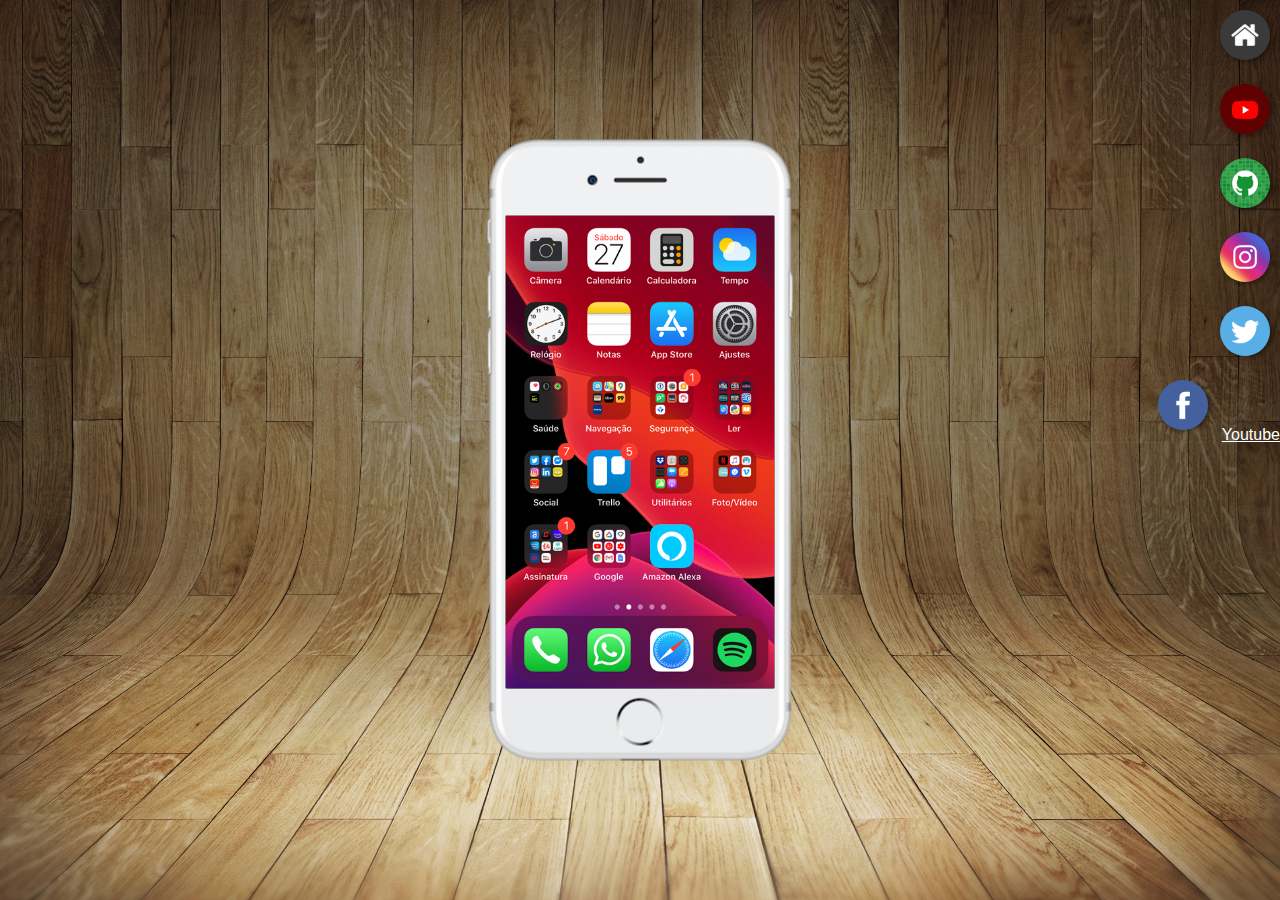
<file: html/index.html>
<!DOCTYPE html>
<html lang="pt-br">
<head>
    <meta charset="UTF-8">
    <meta http-equiv="X-UA-Compatible" content="IE=edge">
    <meta name="viewport" content="width=device-width, initial-scale=1.0">
    <link rel="shortcut icon" href="imagens/favicon.ico" type="image/x-icon">
    <link rel="stylesheet" href="../estilos/style.css">
    <title>Projeto Redes Sociais</title>
</head>
<body>
    <main>
        <section id="telefone">
            <iframe src="home.html" name="tela" id="tela" frameborder="0">
            </iframe>
        </section>
        <section id="redes-sociais">

            <a href="home.html" target="tela"><img src="../imagens/logo-home.jpg" alt="home"></a><br> <!--Home-->

            <a href="youtube.html" target="tela"><img src="../imagens/logo-youtube.jpg" alt="youtube"></a><br> <!--Youtube-->

            <a href="github.html" target="tela"><img src="../imagens/logo-github.jpg" alt="github"></a><br> <!--GitHub-->

            <a href="instagram.html" target="tela"><img src="../imagens/logo-instagram.jpg" alt="instagram"></a><br> <!--Insta-->

            <a href="twitter.html" target="tela"><img src="../imagens/logo-twitter.jpg" alt="twitter"></a><br> <!--Twitter-->

            <a href="face.html" target="tela"><img src="../imagens/logo-facebook.jpg" alt="facebook"></a> <!--Face-->

            <a href="https://www.youtube.com" target="_blank" style="color: white; ">Youtube</a>
        </section>
    </main>
    
</body>
</html>
</file>
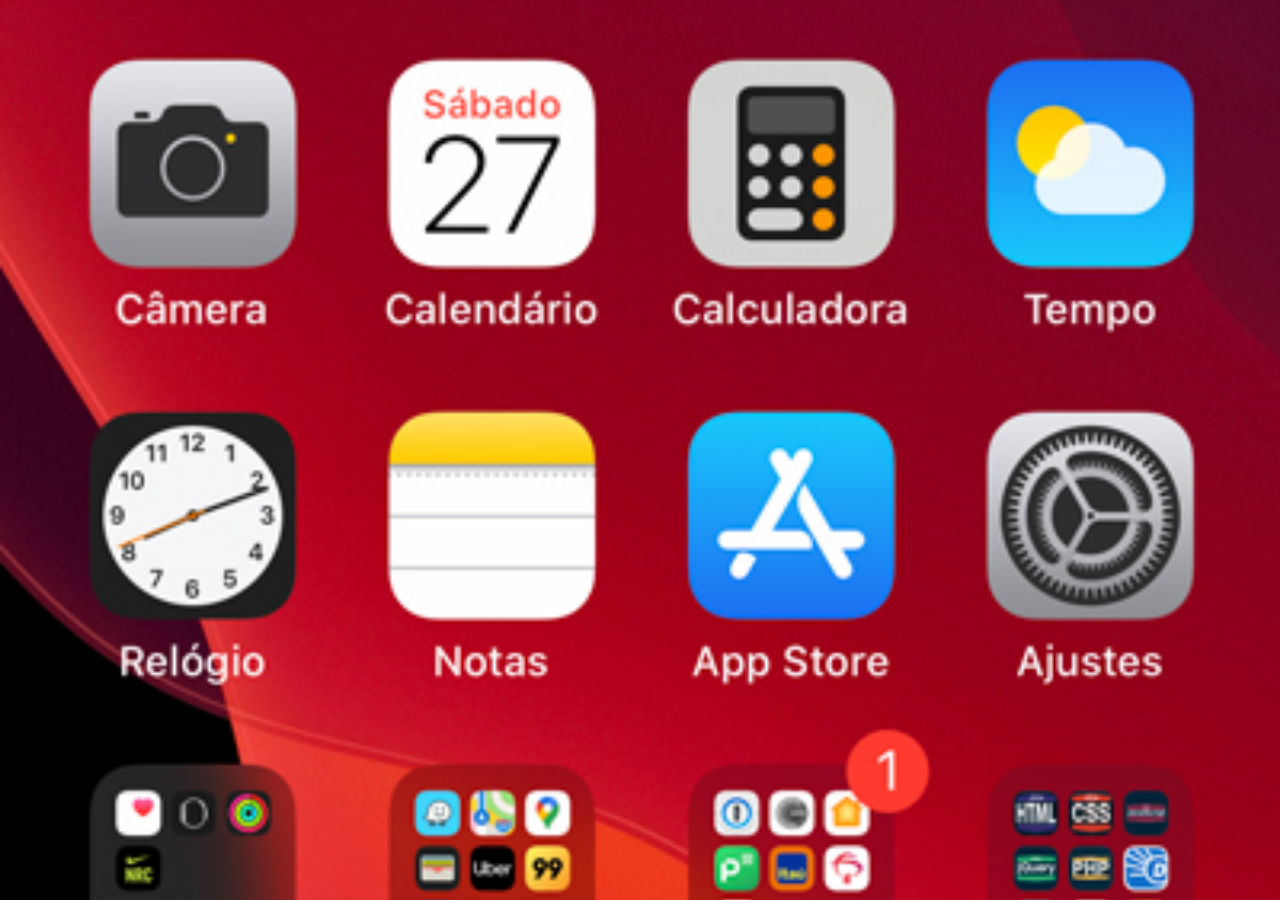
<file: home.html>
<!DOCTYPE html>
<html lang="pt-br">
<head>
    <meta charset="UTF-8">
    <meta http-equiv="X-UA-Compatible" content="IE=edge">
    <meta name="viewport" content="width=device-width, initial-scale=1.0">
    <title>Home</title>
</head>
<style>
    *{
        margin: 0;
        padding: 0;
    }

    body{
        width: 100%;
        height: 100%;
        background: black url('imagens/tela-home.jpg') no-repeat top center;
        background-size: cover;
    }
</style>
<body>
</body>
</html>
</file>
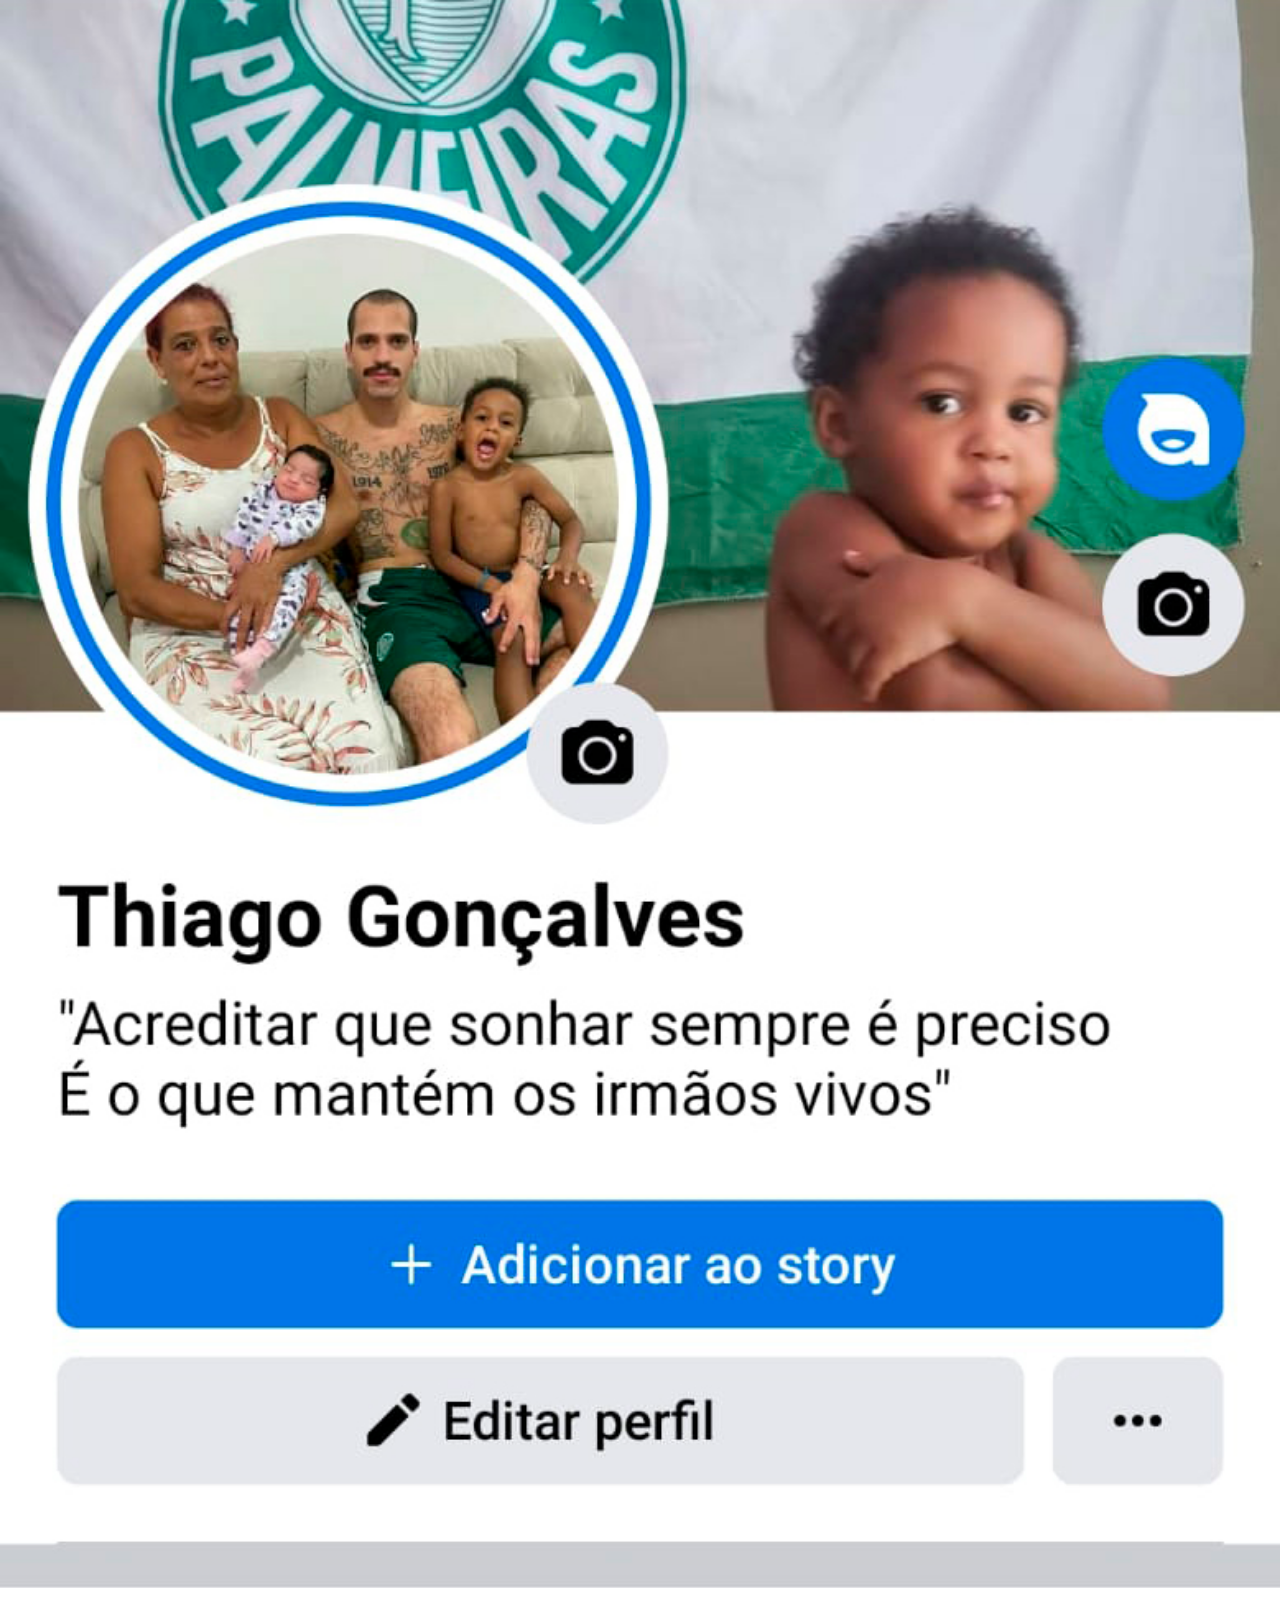
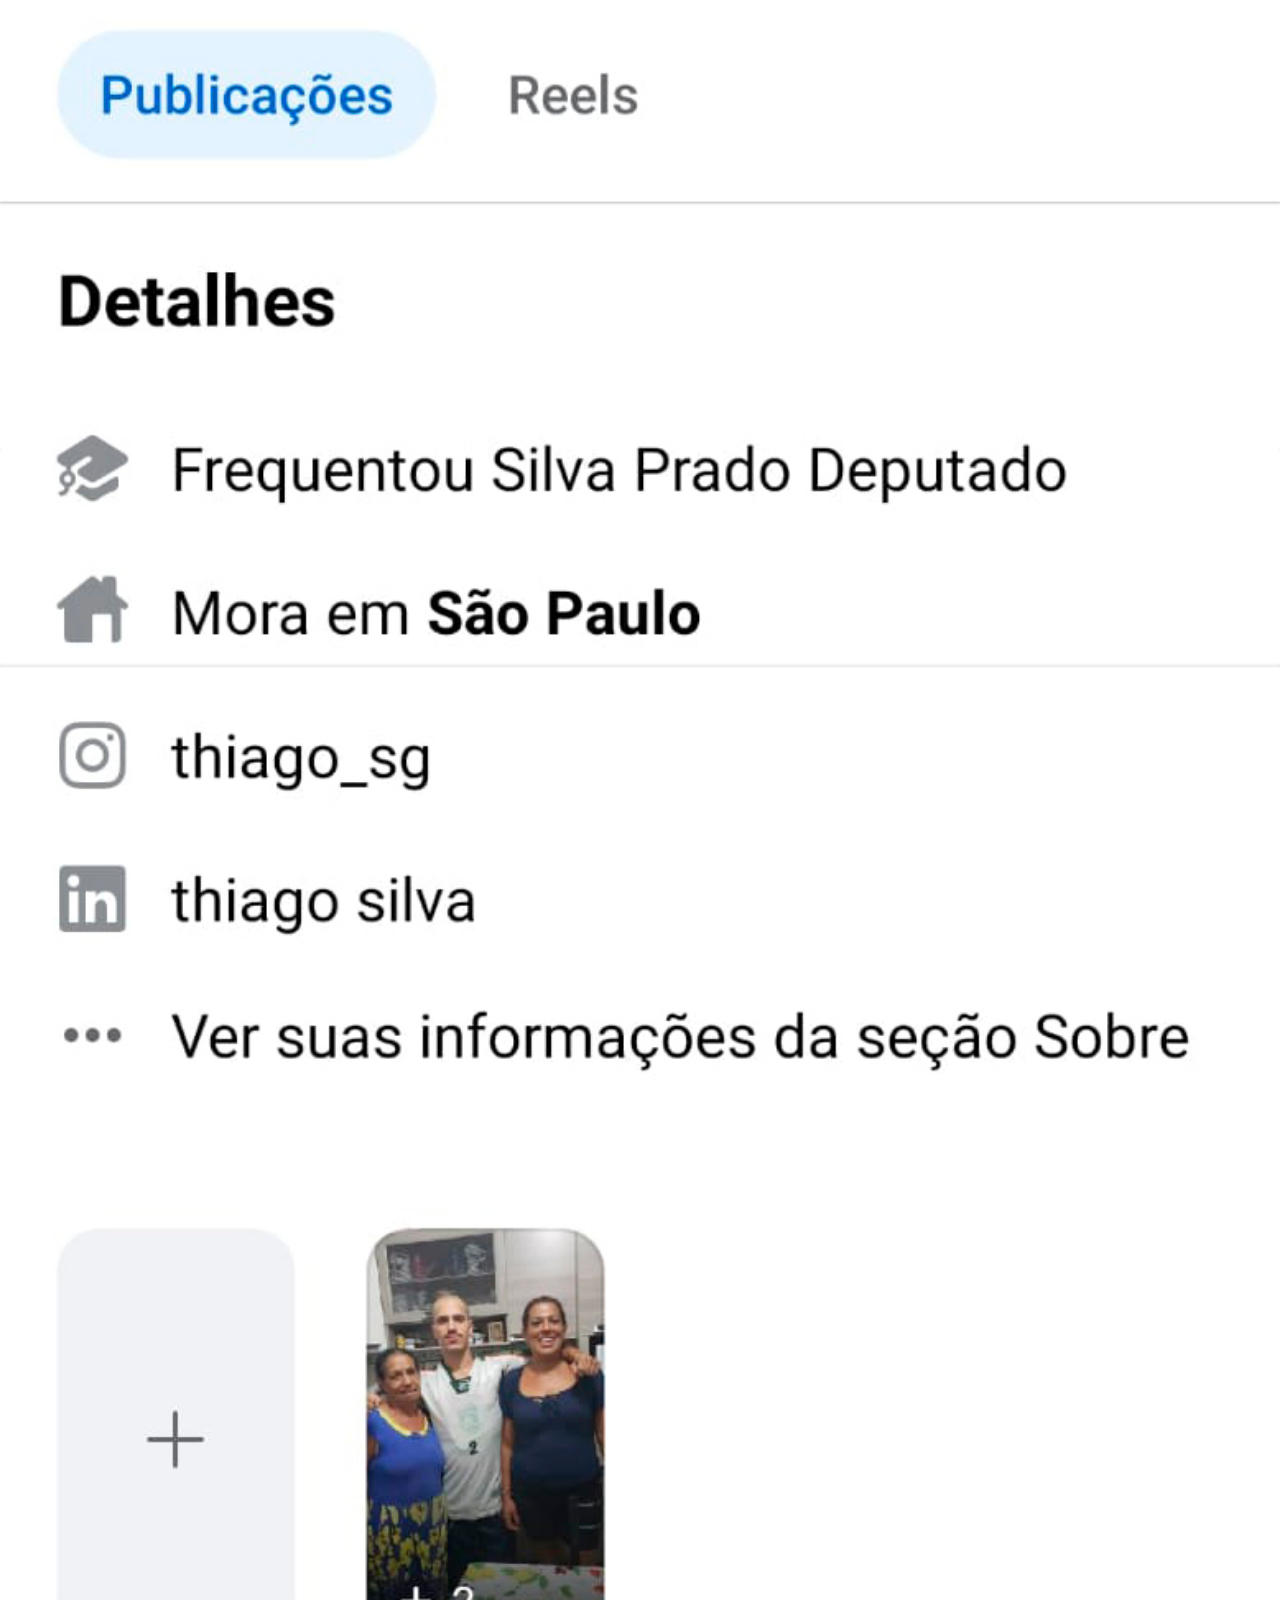
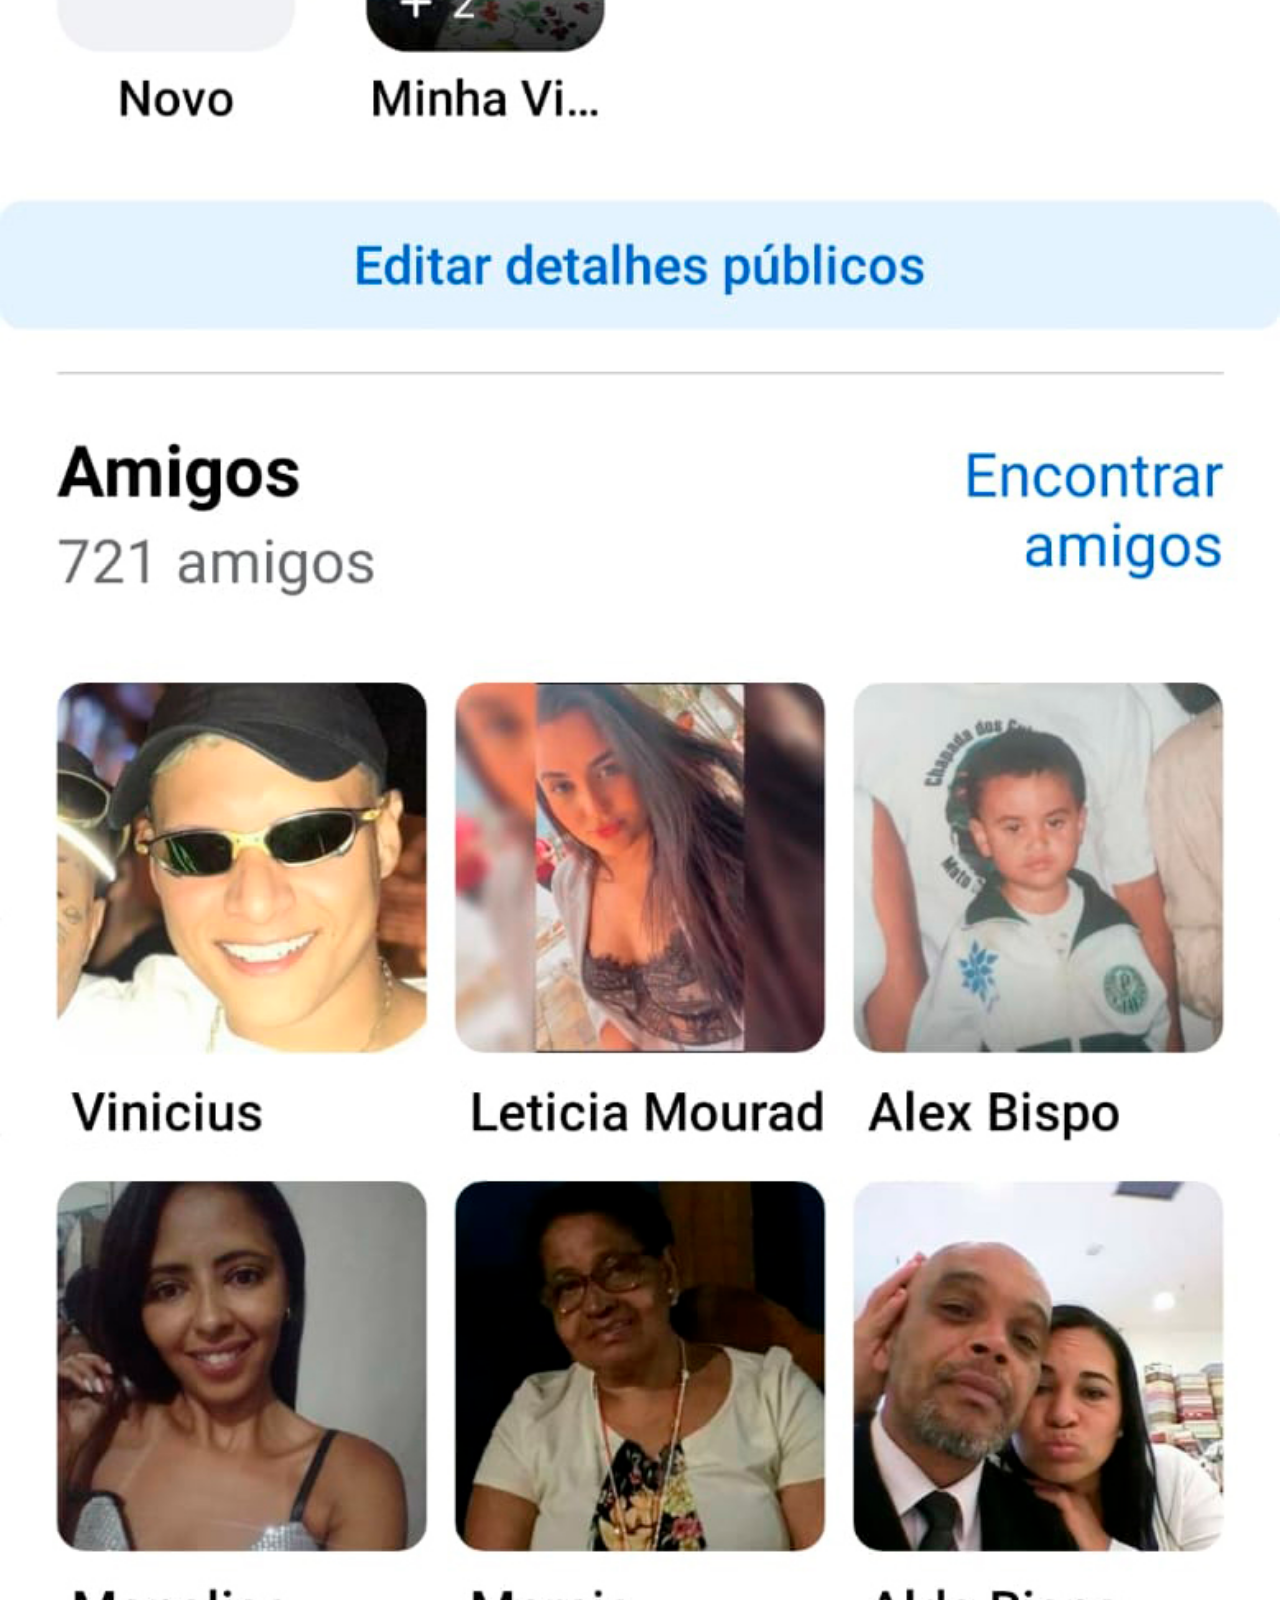
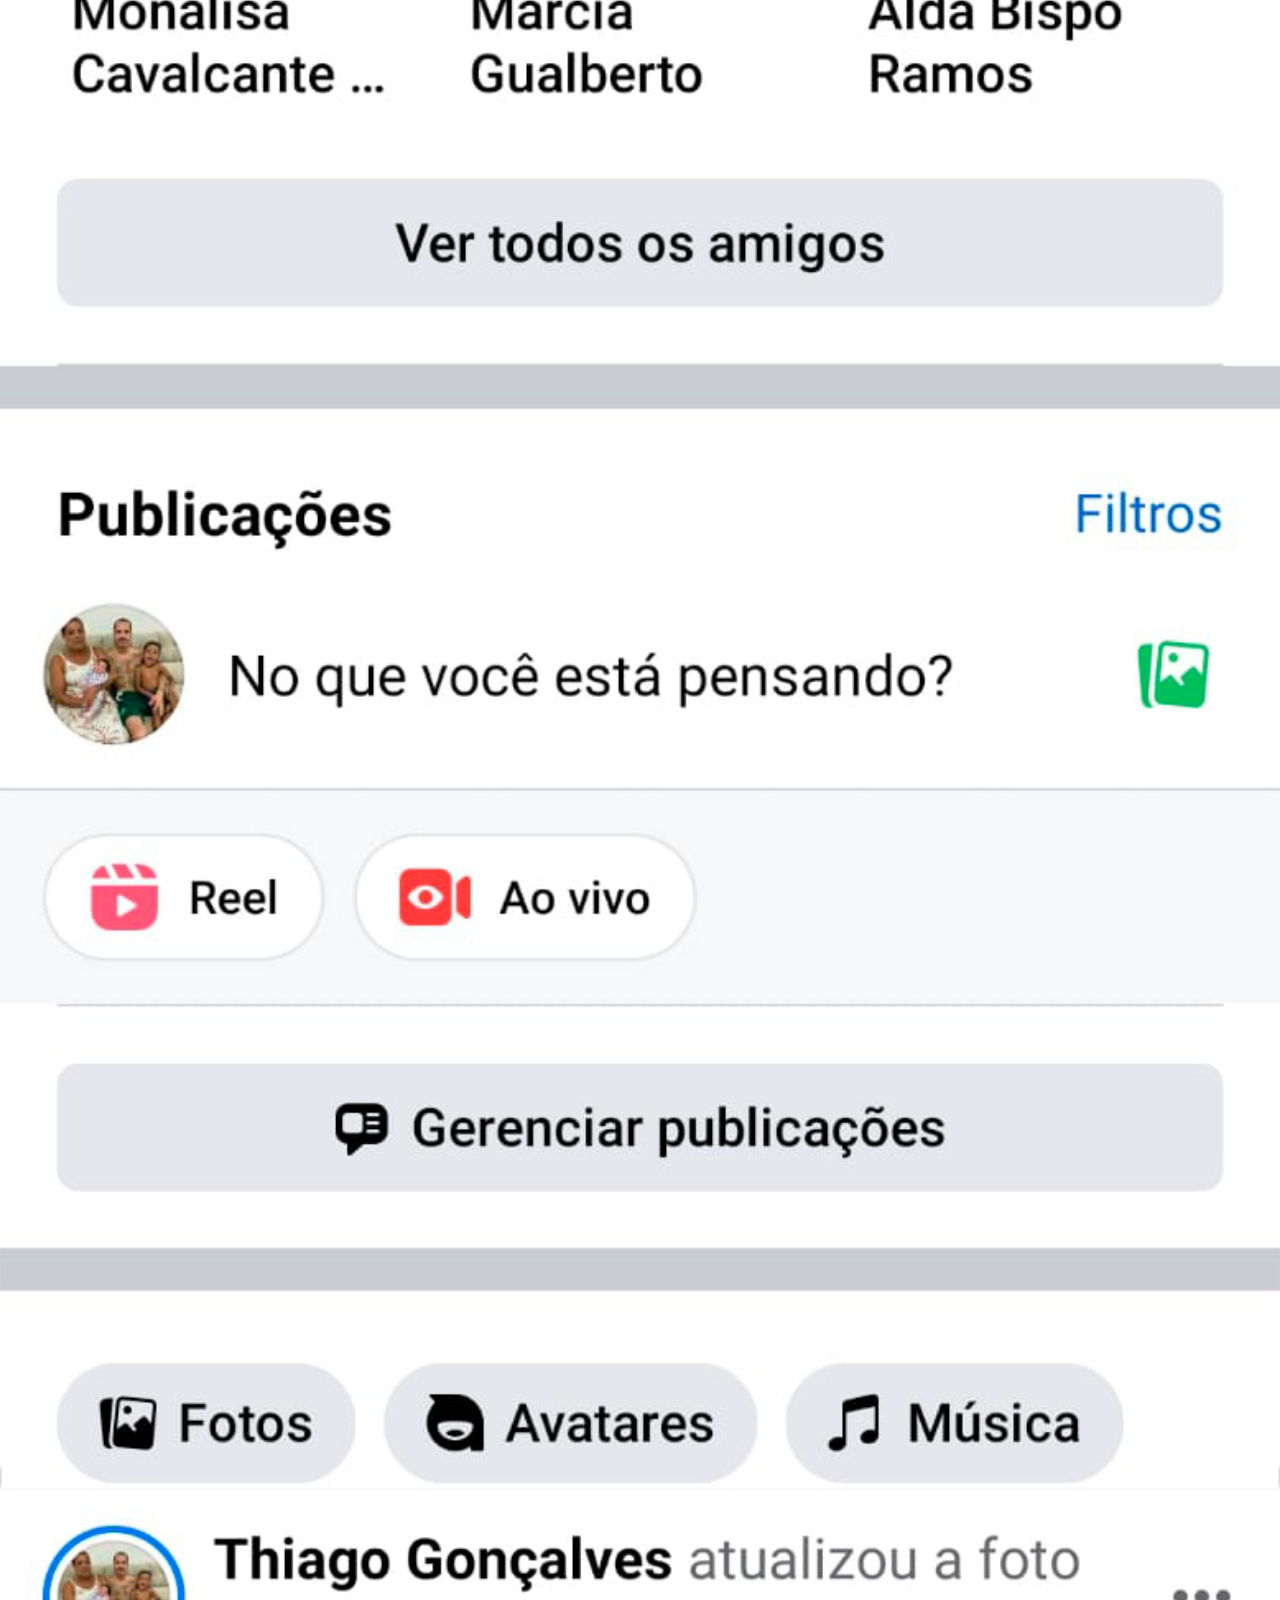
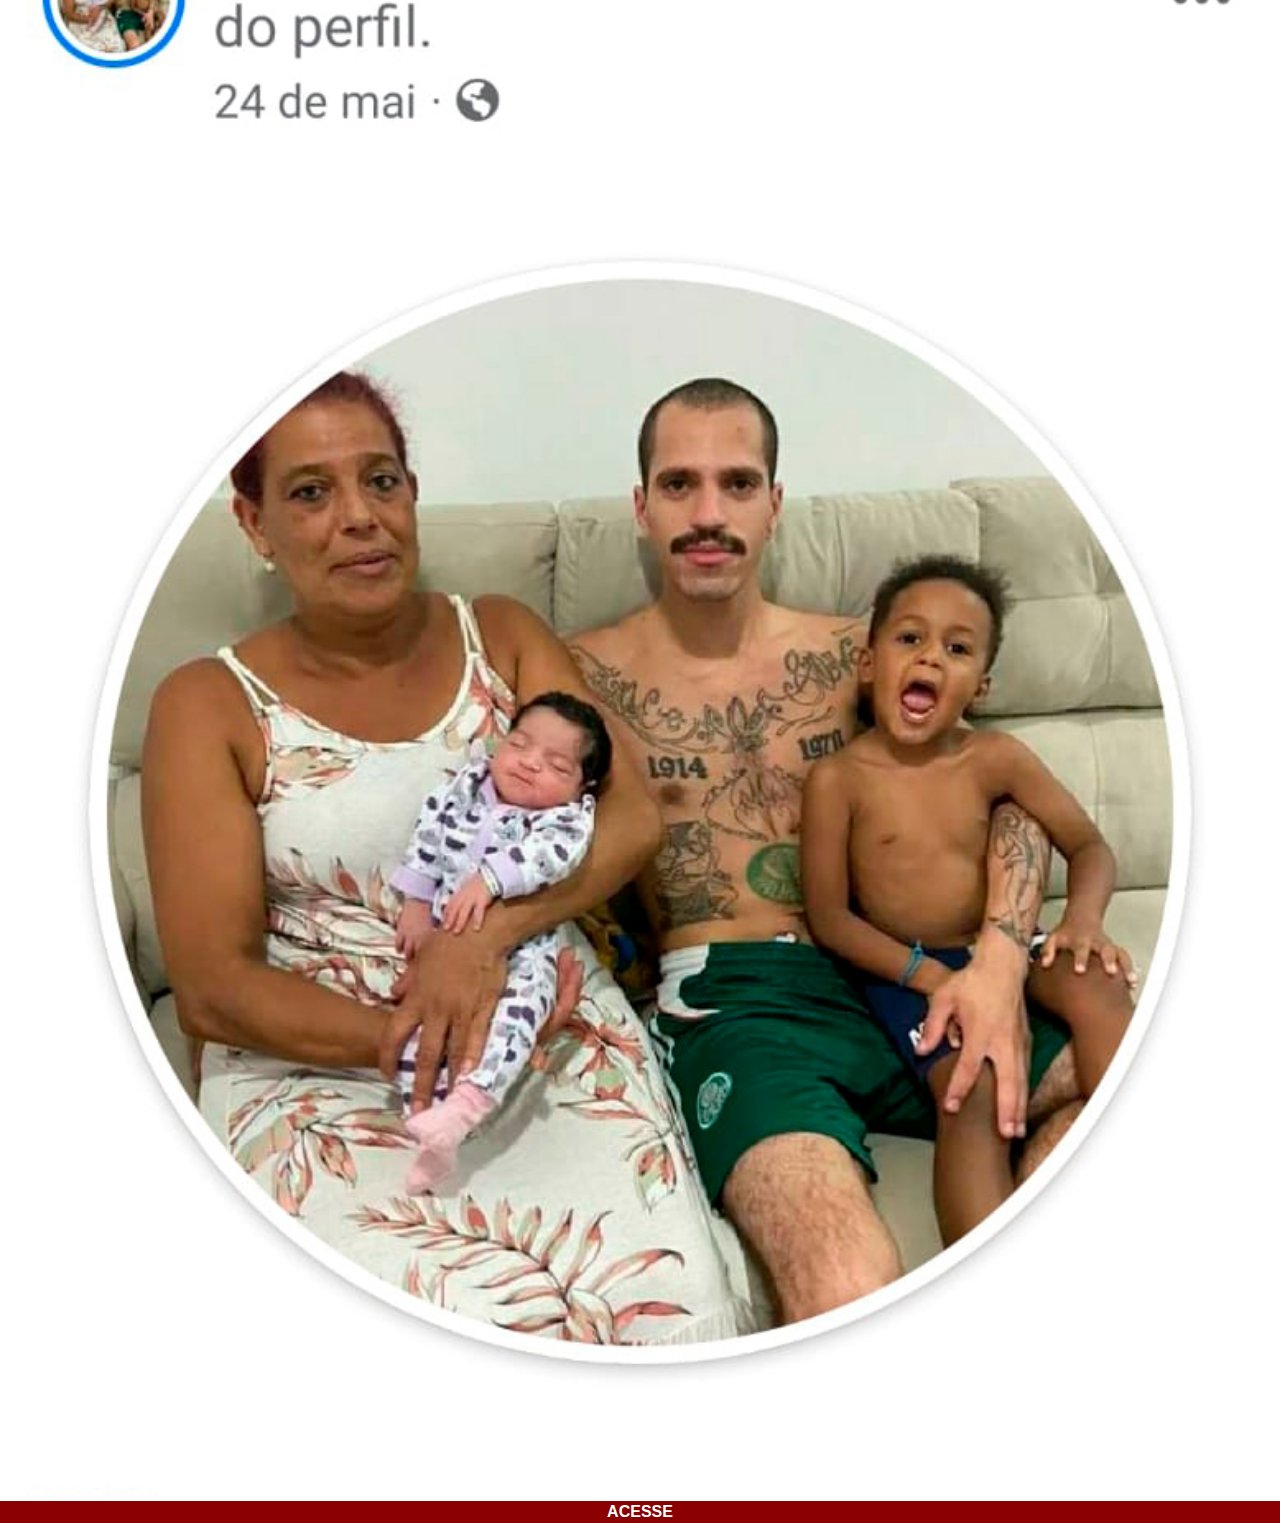
<file: html/face.html>
<!DOCTYPE html>
<html lang="pt-br">
<head>
    <meta charset="UTF-8">
    <meta http-equiv="X-UA-Compatible" content="IE=edge">
    <meta name="viewport" content="width=device-width, initial-scale=1.0">
    <title>facebook</title>
    <link rel="stylesheet" href="../estilos/social.css">
</head>
<body>
    <img src="../imagens/tela-facebook.jpg" alt="">
    <a href="https://www.facebook.com/Exuriquito/" target="_blank">ACESSE</a>
</body>
</html>
</file>
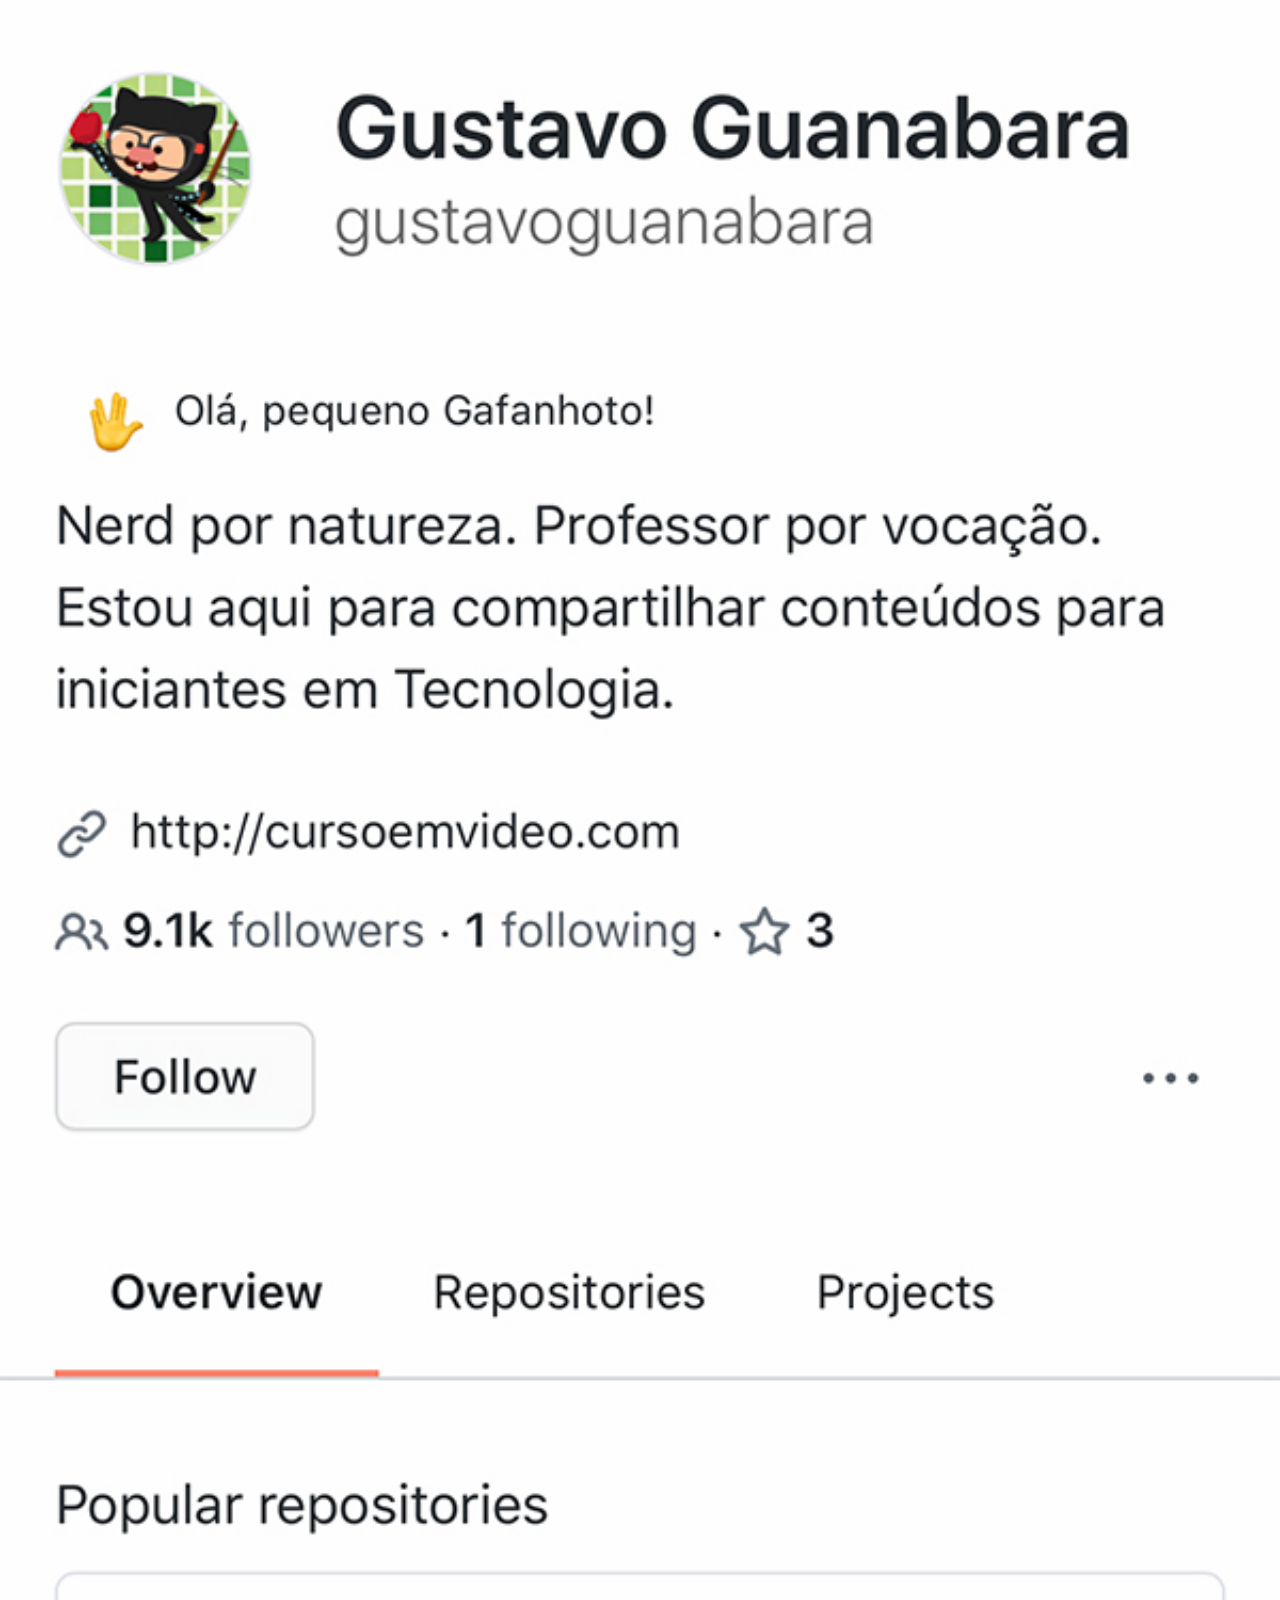
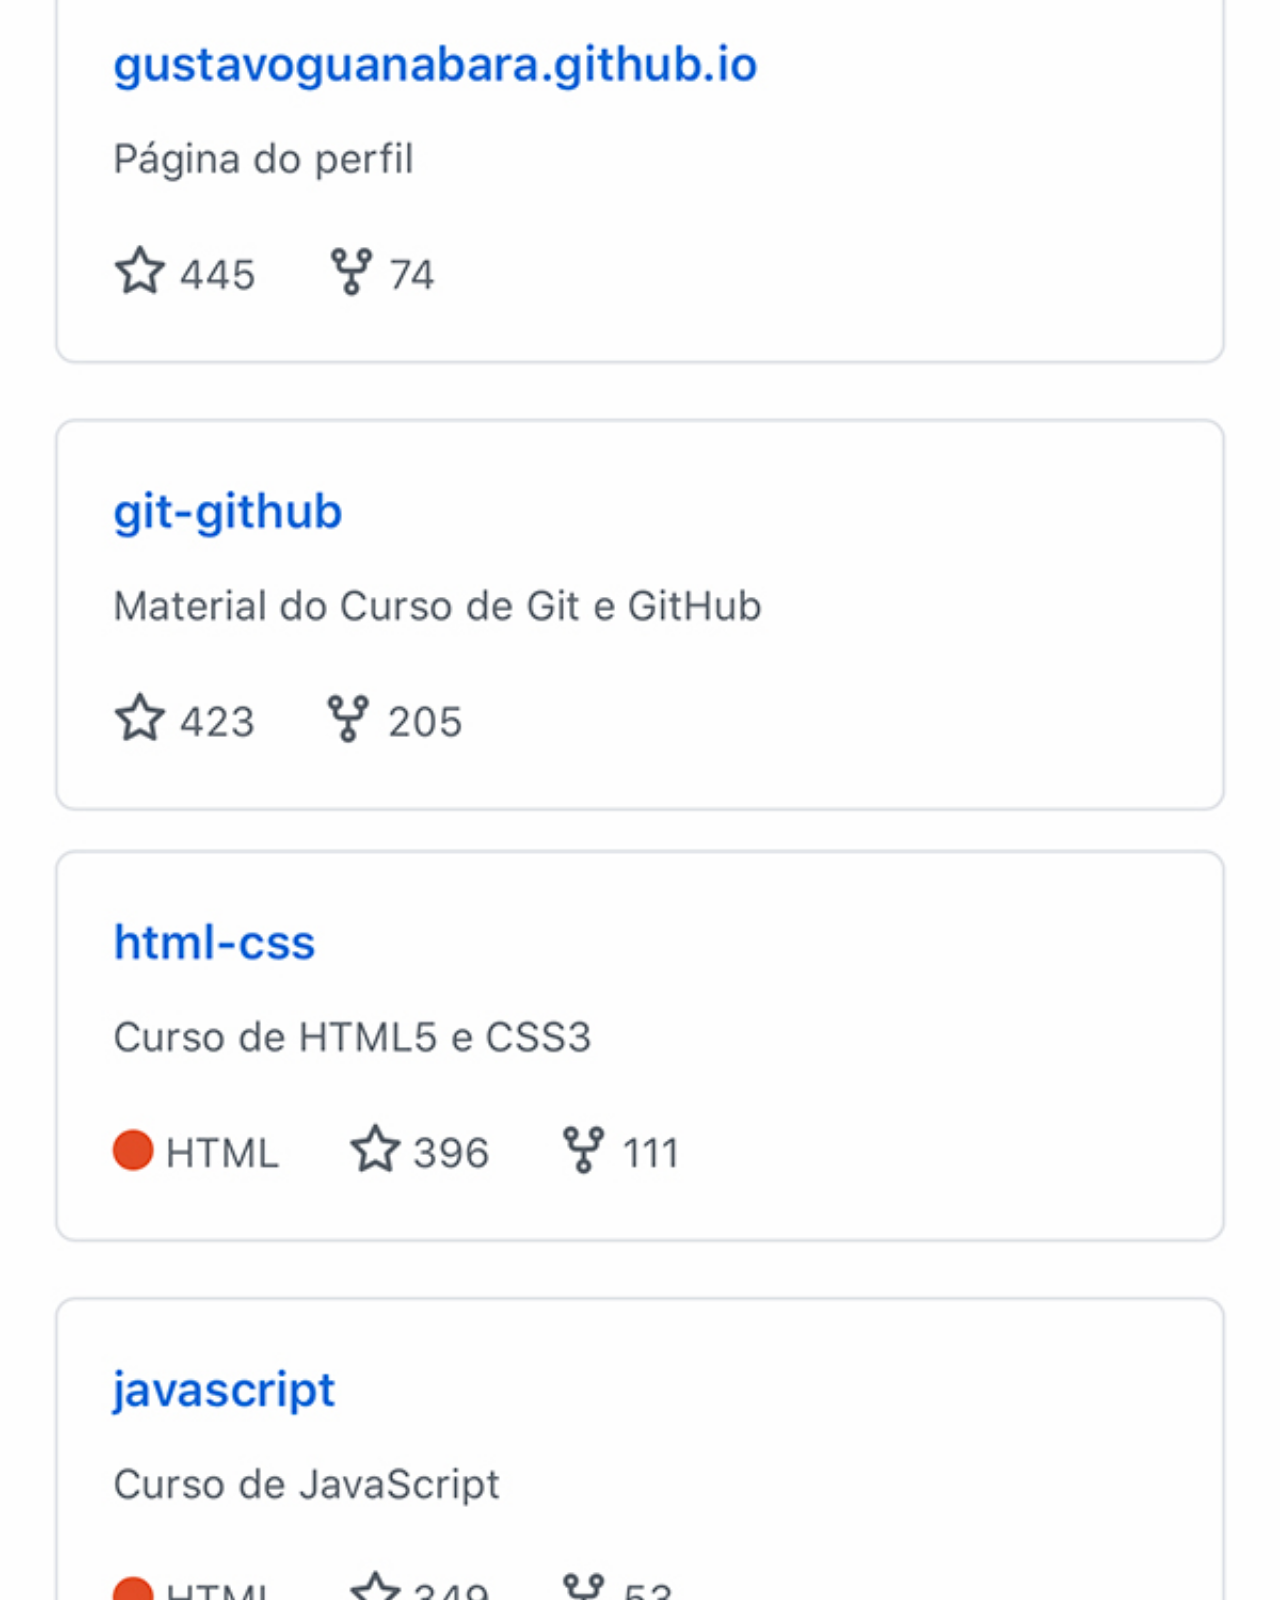
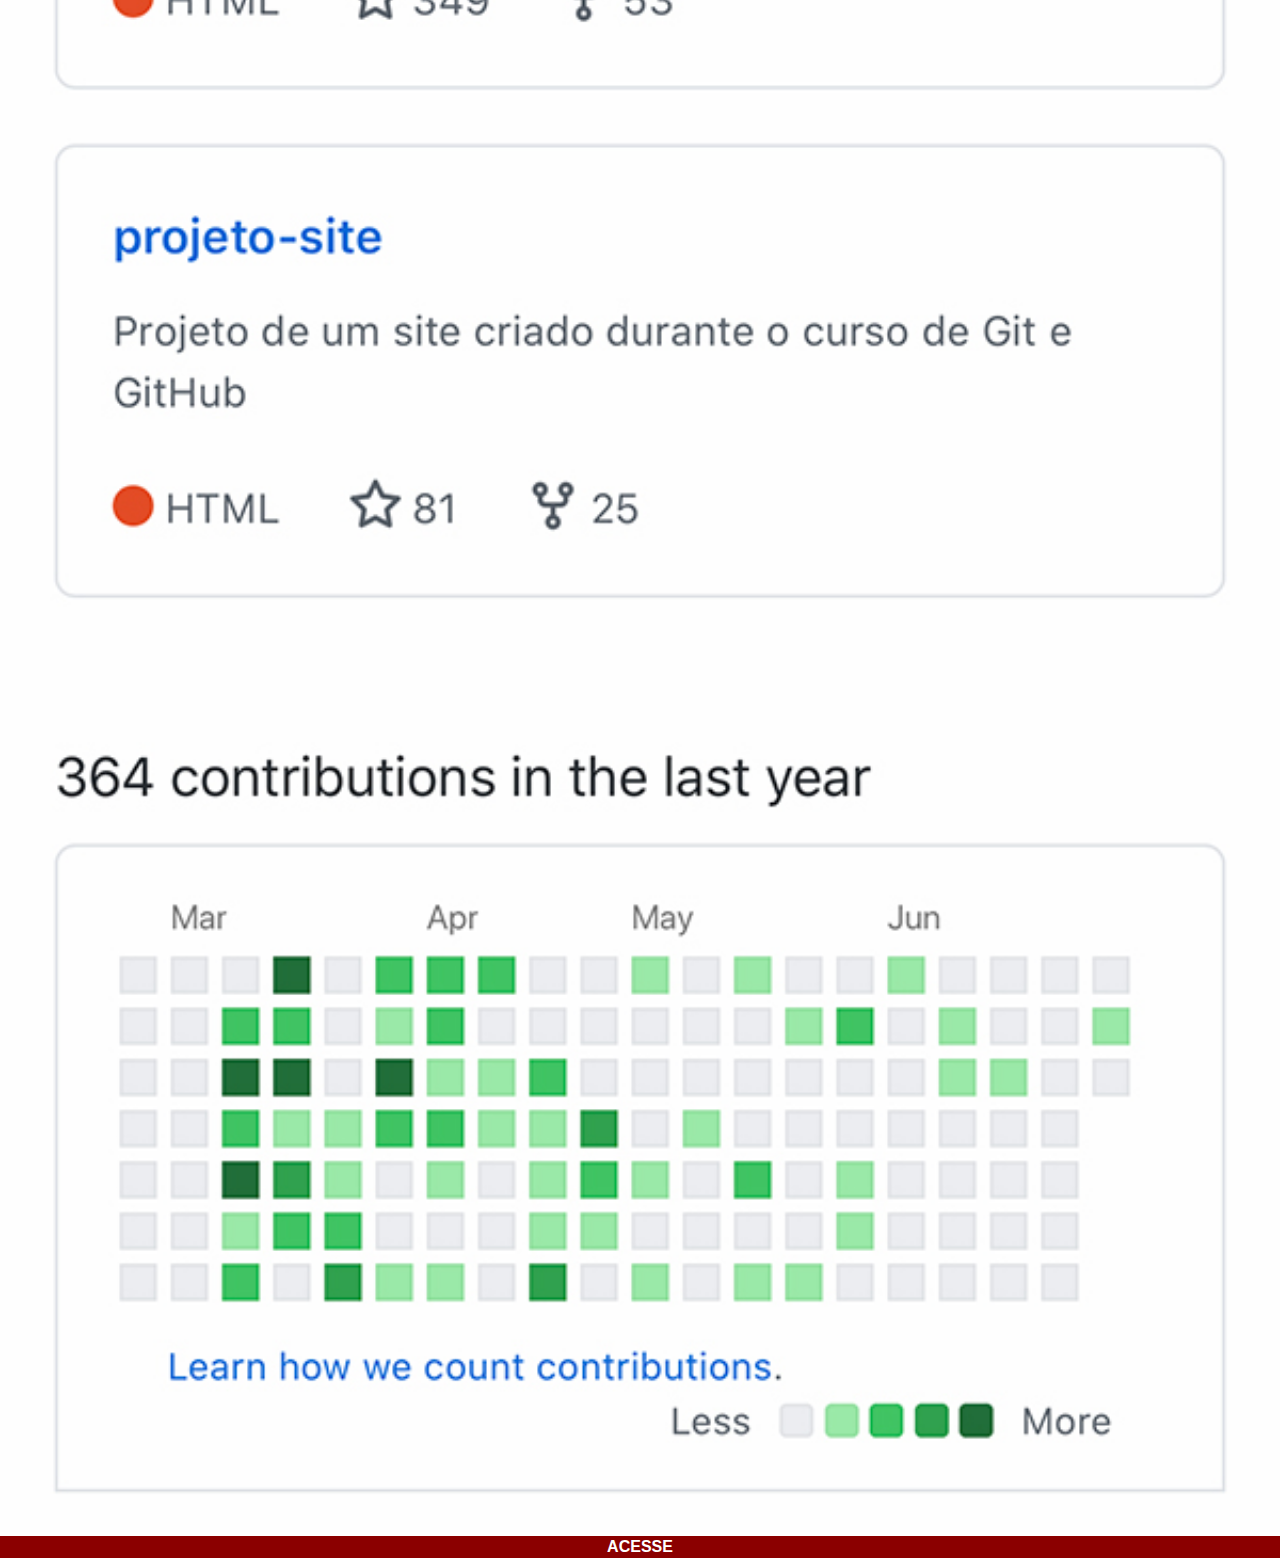
<file: html/github.html>
<!DOCTYPE html>
<html lang="pt-br">
<head>
    <meta charset="UTF-8">
    <meta http-equiv="X-UA-Compatible" content="IE=edge">
    <meta name="viewport" content="width=device-width, initial-scale=1.0">
    <title>GitHub</title>
    <link rel="stylesheet" href="../estilos/social.css">
</head>
<body>
    <img src="../imagens/tela-github.jpg" alt="">
    <a href="https://github.com/thiago-tsg" target="_blank">ACESSE</a>
</body>
</html>
</file>
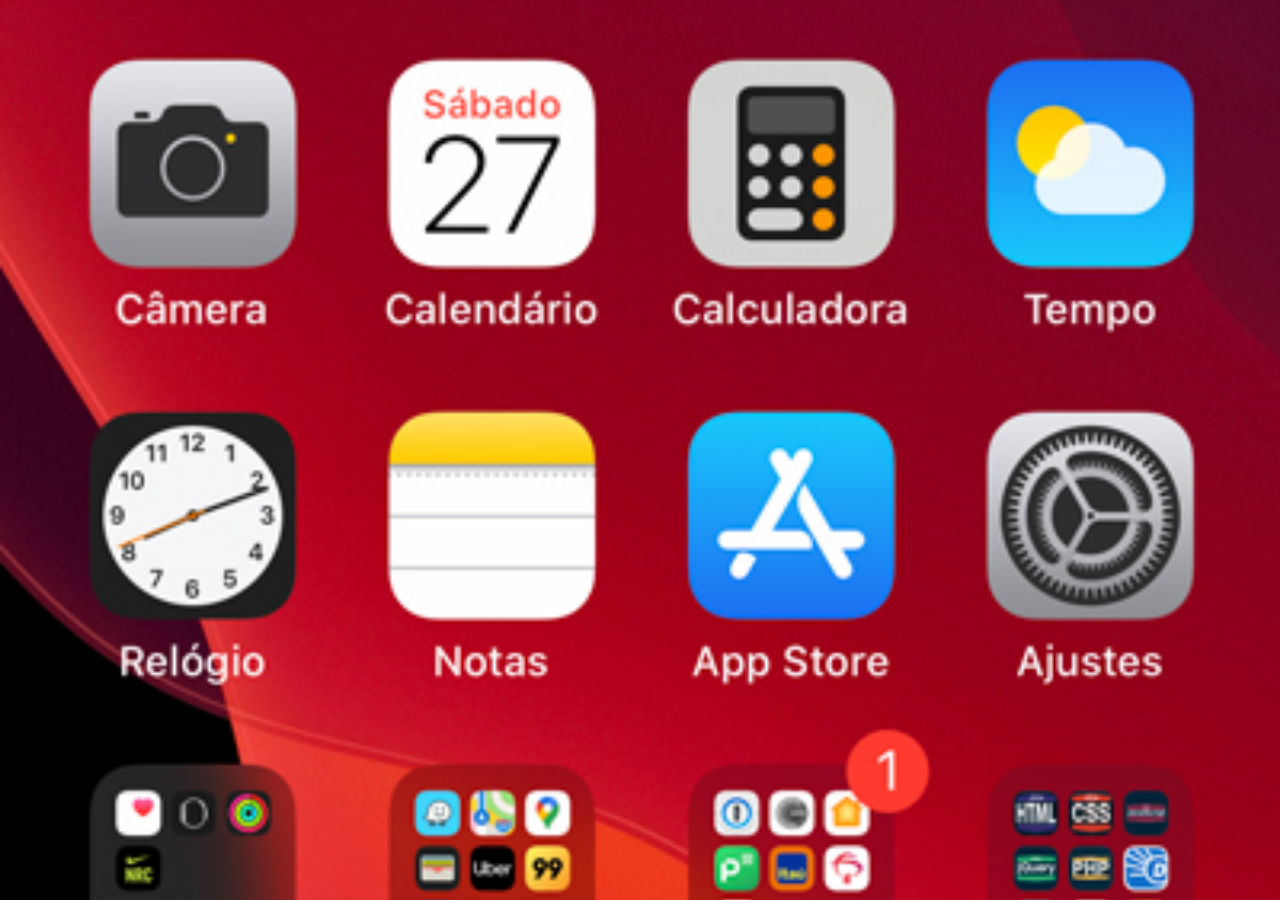
<file: html/home.html>
<!DOCTYPE html>
<html lang="pt-br">
<head>
    <meta charset="UTF-8">
    <meta http-equiv="X-UA-Compatible" content="IE=edge">
    <meta name="viewport" content="width=device-width, initial-scale=1.0">
    <title>Home</title>
</head>
<style>
    *{
        margin: 0;
        padding: 0;
    }

    body{
        width: 100%;
        height: 100%;
        background: black url('../imagens/tela-home.jpg') no-repeat top center;
        background-size: cover;
    }
</style>
<body>
</body>
</html>
</file>
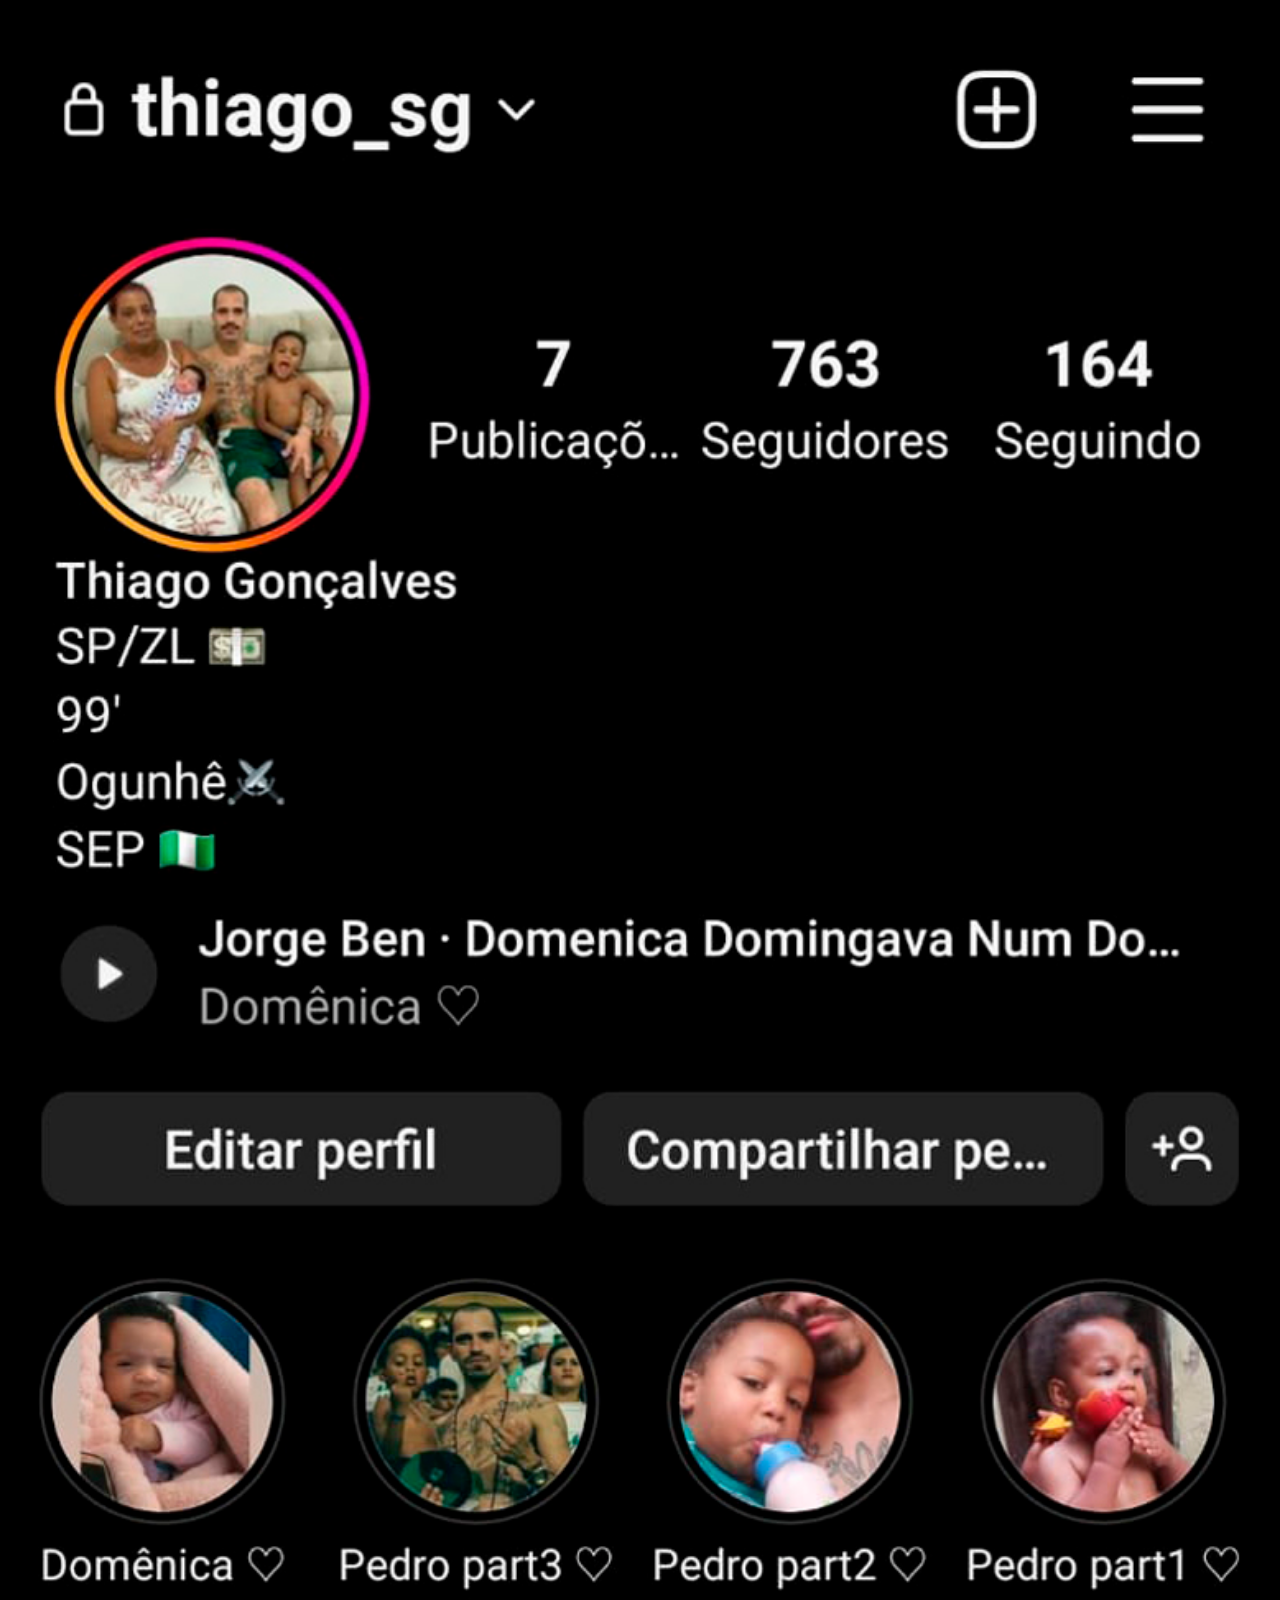
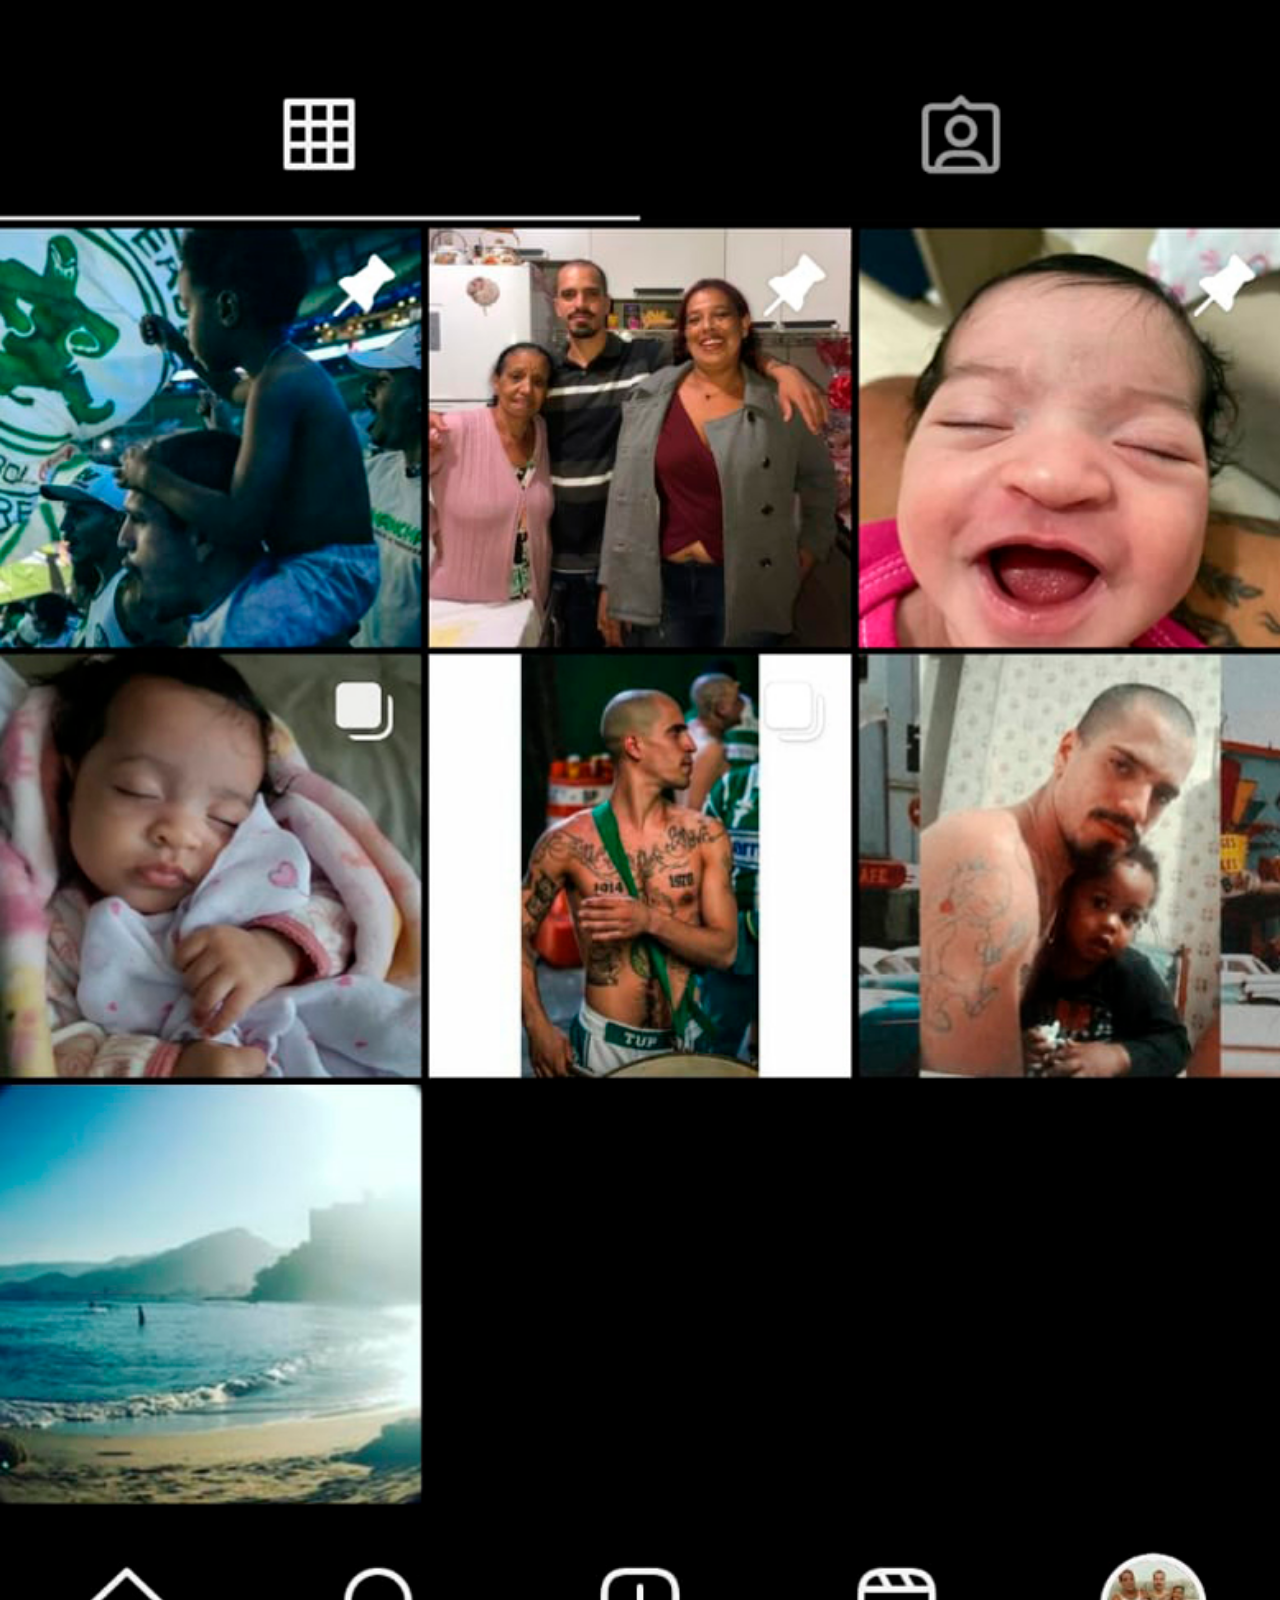
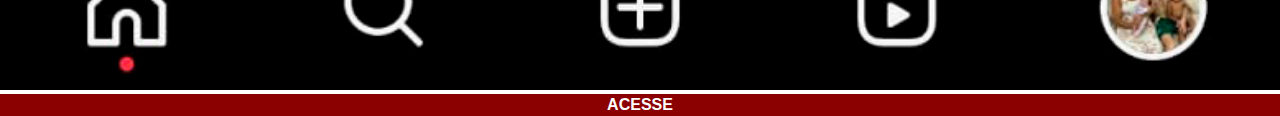
<file: html/instagram.html>
<!DOCTYPE html>
<html lang="pt-br">
<head>
    <meta charset="UTF-8">
    <meta http-equiv="X-UA-Compatible" content="IE=edge">
    <meta name="viewport" content="width=device-width, initial-scale=1.0">
    <title>Instagram</title>
    <link rel="stylesheet" href="../estilos/social.css">
</head>
<body>
    <img src="../imagens/tela-instagram.jpg" alt="">
    <a href="https://www.instagram.com/thiago_sg/" target="_blank">ACESSE</a>
</body>
</html>
</file>
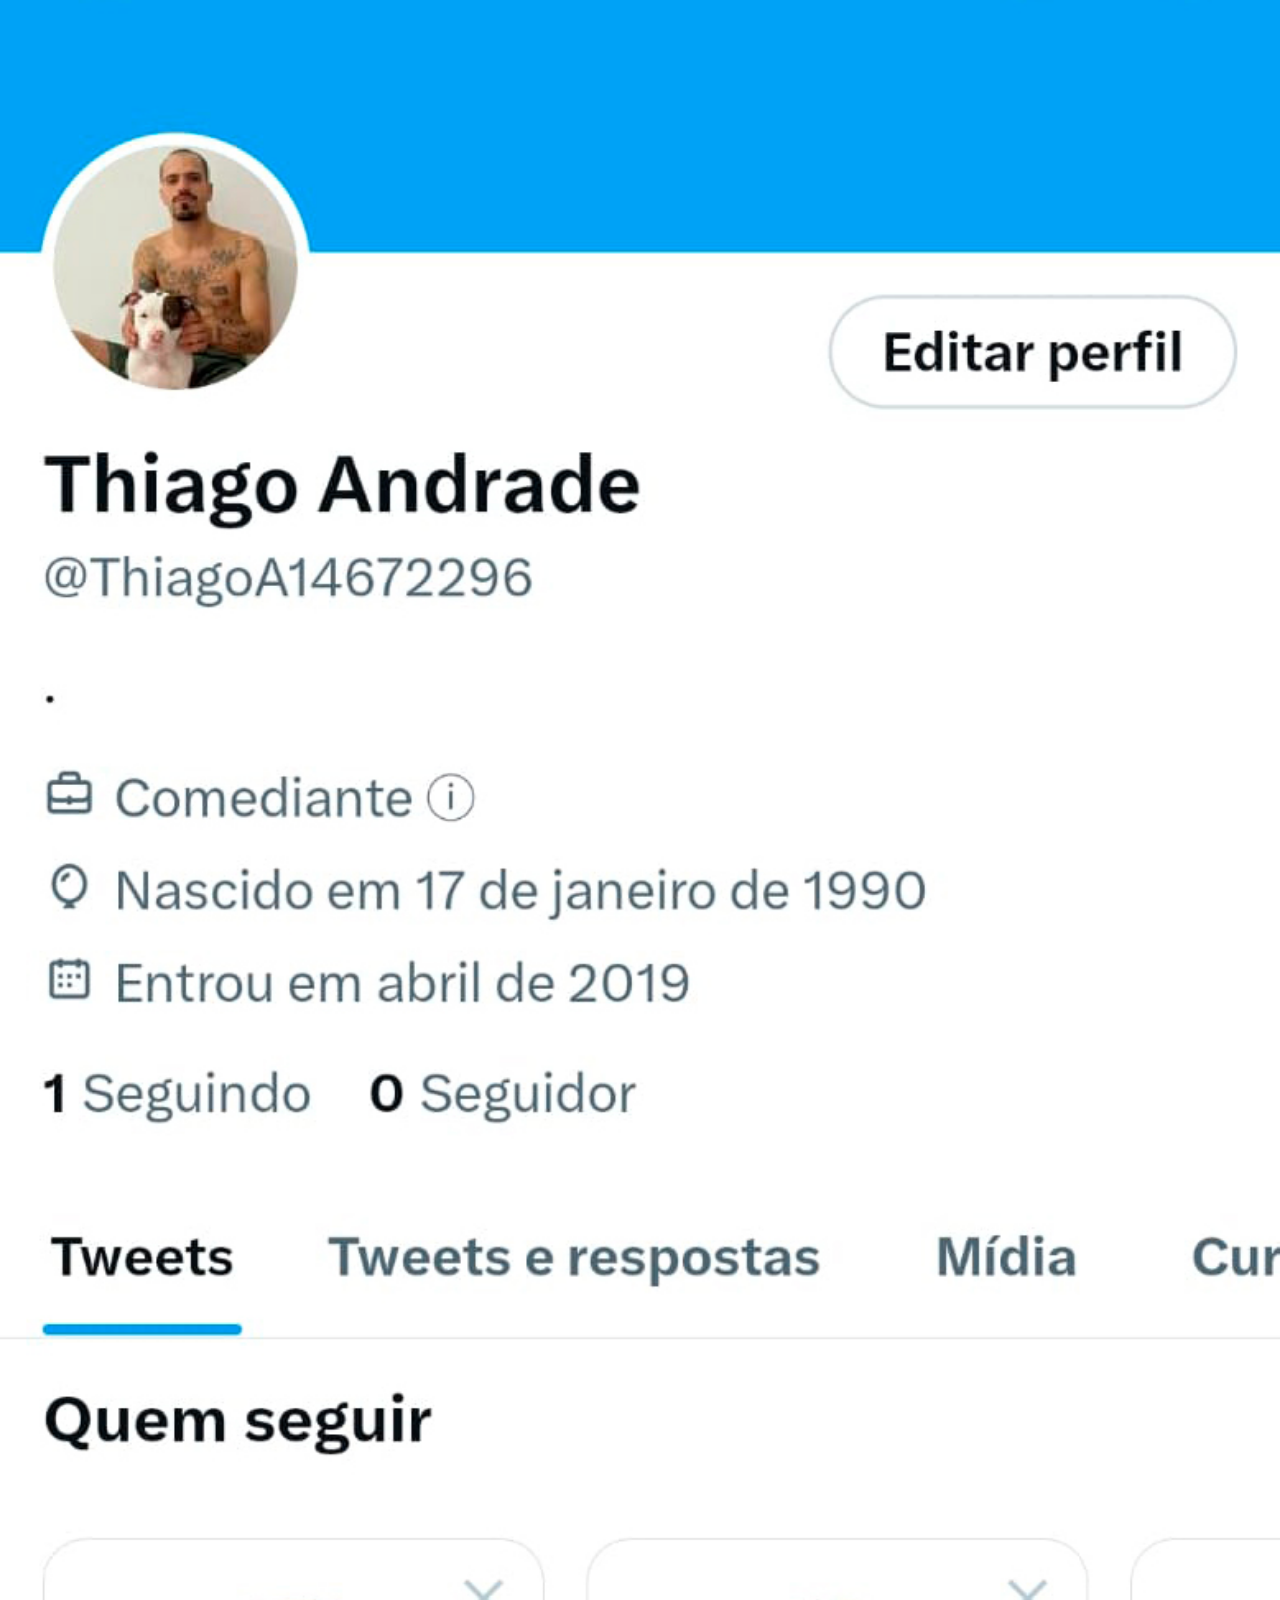
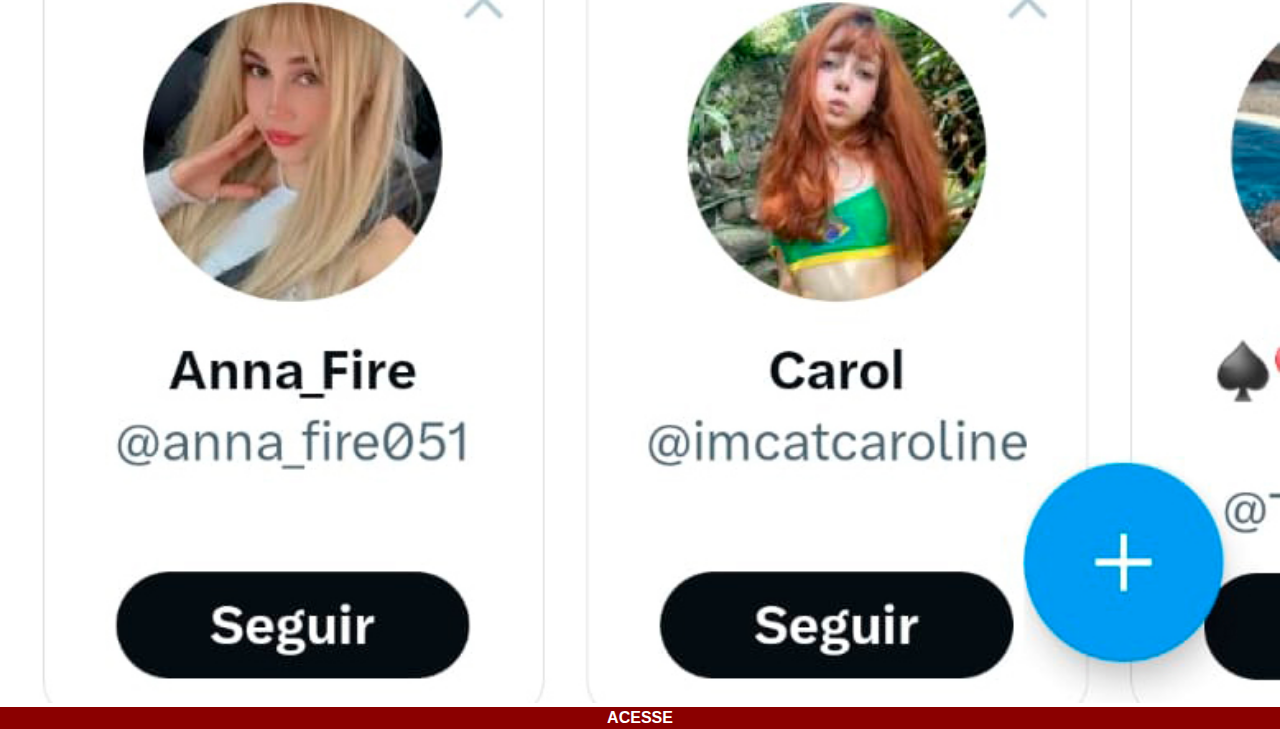
<file: html/twitter.html>
<!DOCTYPE html>
<html lang="pt-br">
<head>
    <meta charset="UTF-8">
    <meta http-equiv="X-UA-Compatible" content="IE=edge">
    <meta name="viewport" content="width=device-width, initial-scale=1.0">
    <title>Twitter</title>
    <link rel="stylesheet" href="../estilos/social.css">
</head>
<body>
    <img src="../imagens/tela-twitter.jpg" alt="">
    <a href="https://twitter.com/ThiagoA14672296" target="_blank">ACESSE</a>
</body>
</html>
</file>
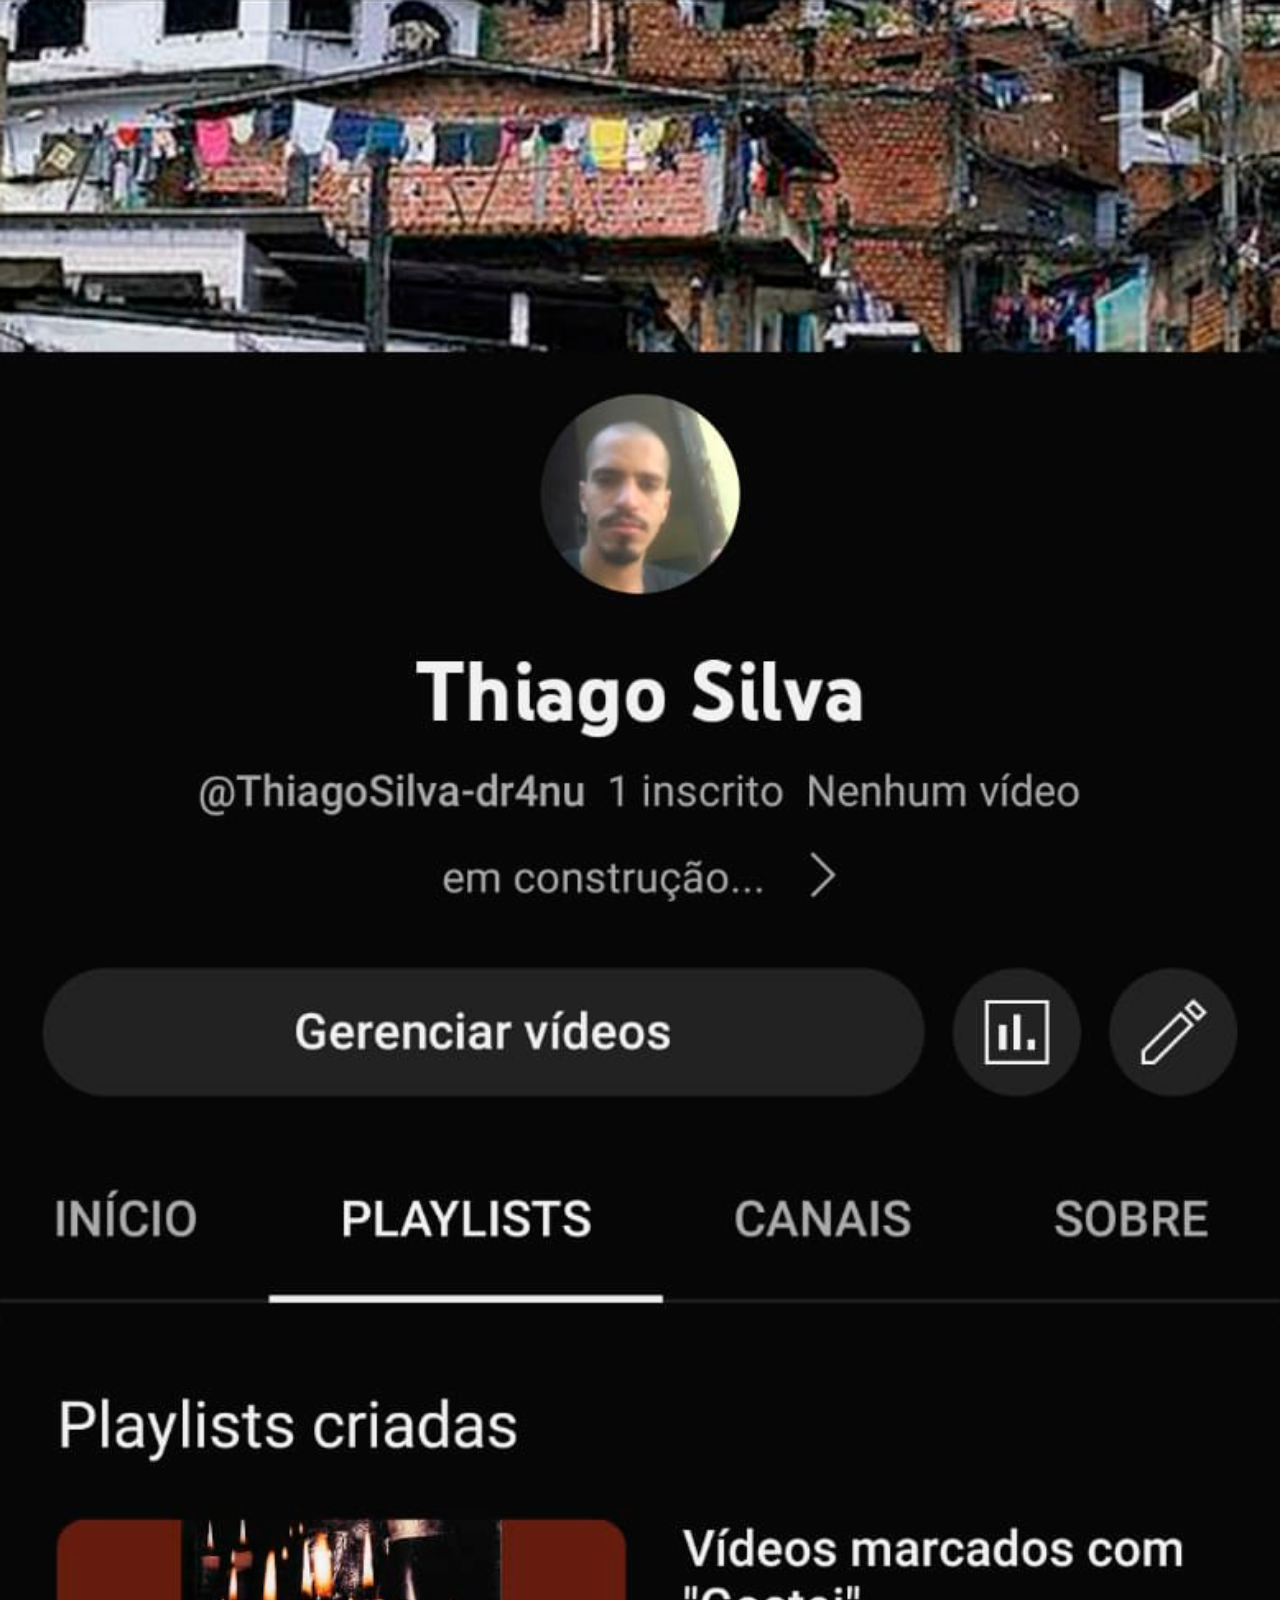
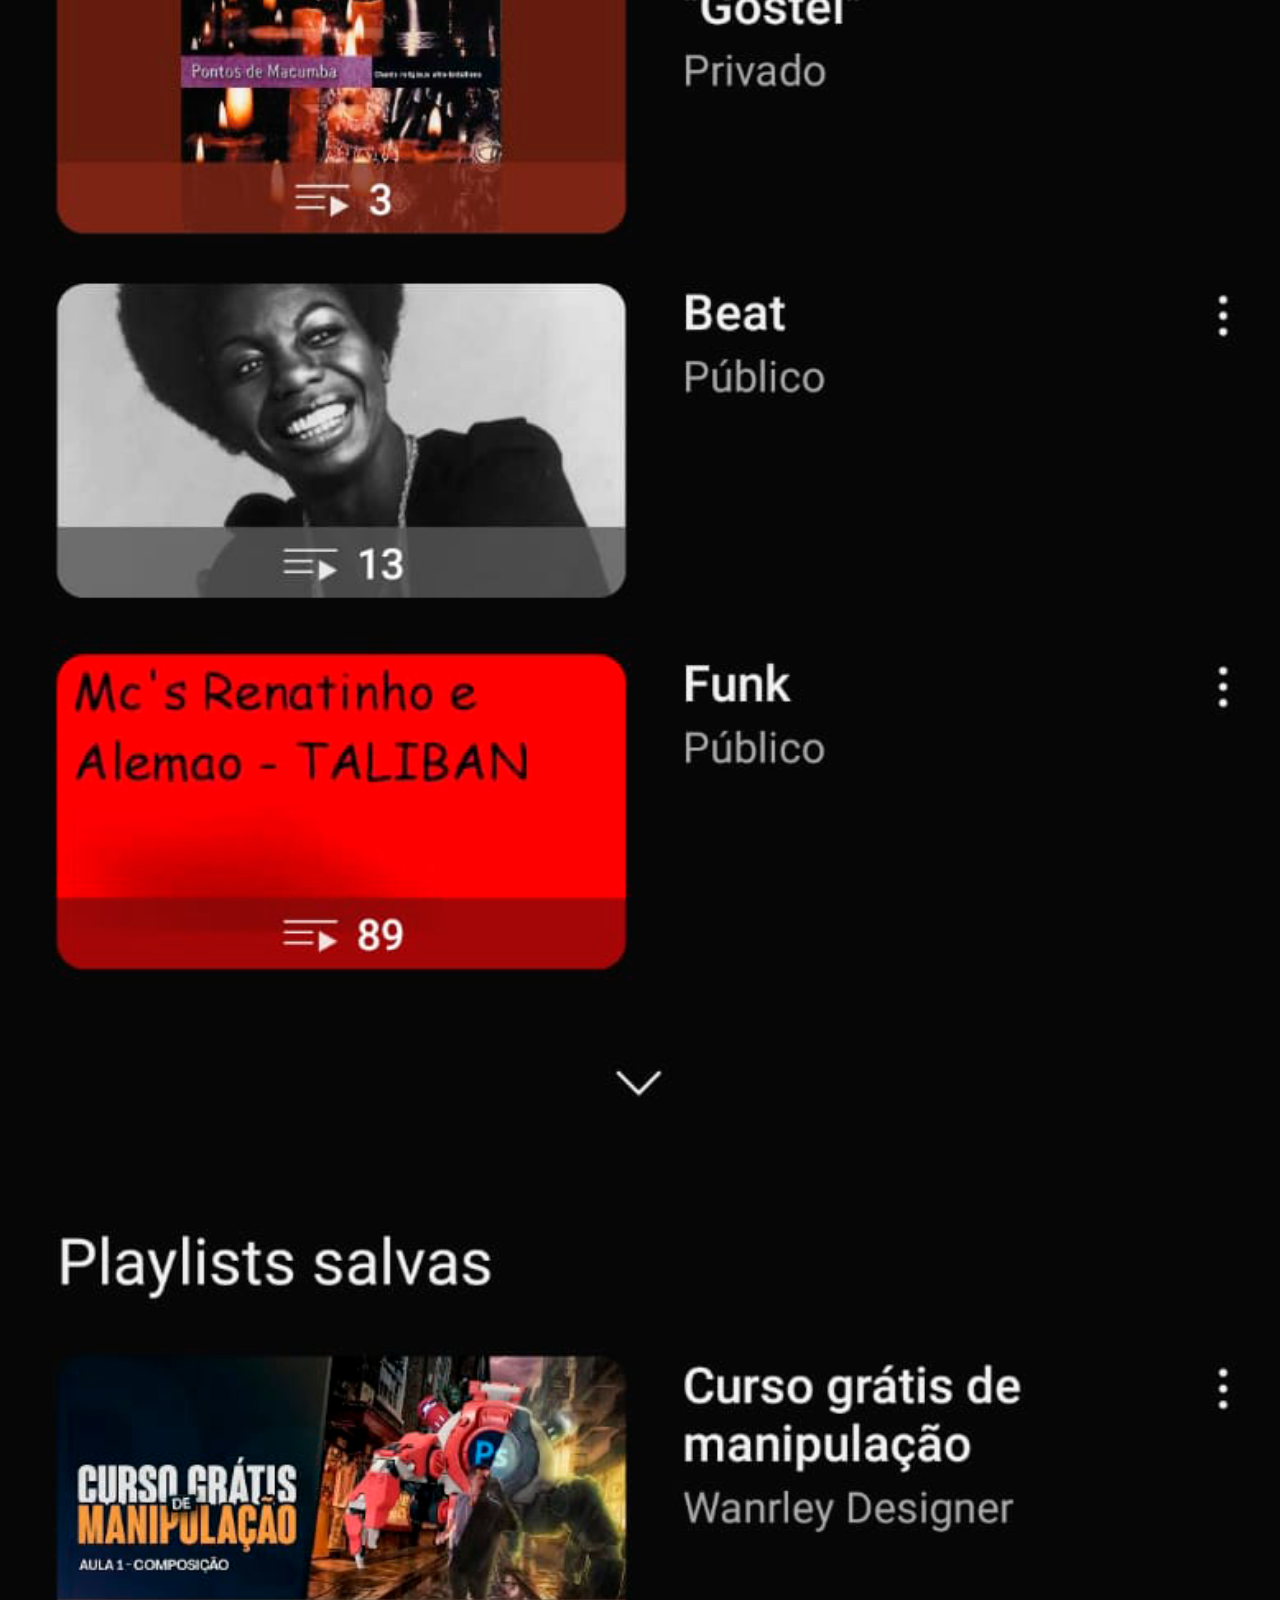
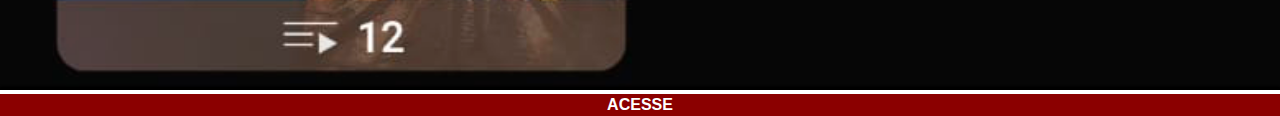
<file: html/youtube.html>
<!DOCTYPE html>
<html lang="pt-br">
<head>
    <meta charset="UTF-8">
    <meta http-equiv="X-UA-Compatible" content="IE=edge">
    <meta name="viewport" content="width=device-width, initial-scale=1.0">
    <title>pagina do youtube</title>
    <link rel="stylesheet" href="../estilos/social.css">
</head>
<body>
    <img src="../imagens/tela-youtube.png" alt="">
    <a href="https://youtu.be/OXm0N4HsEvg" target="_blank">ACESSE</a>
</body>
</html>
</file>
<file: estilos/style.css>
@charset "UTF-8";

*{
    margin: 0;
    padding: 0;
    font-family: Arial, Helvetica, sans-serif;
}

html, body{
    height: 100%;
    width: 100%;
    background-color: black;
}

body{
    background: url('../imagens/fundo-madeira.jpg') no-repeat top center;
    background-size: cover;
    background-attachment: fixed;
}

main{
    height: 100%;
    position: relative;
}

#telefone{
    position: absolute;
    top: 50%;
    left: 50%;
    transform: translate(-50%, -50%);
    background: url('../imagens/frame-iphone.png') no-repeat;
    height: 627px;
    width: 311px;
}

#tela{
    position: relative;
    top: 79px;
    left: 21px;
    width: 269px;
    height: 473px;
}

#redes-sociais{
    text-align: right;
}

#redes-sociais img{
    width: 50px;
    margin: 10px;
    border-radius: 50%;
    box-shadow: 2px 2px 5px rgba(0, 0, 0, 0.444);
    box-sizing: border-box;
}

#redes-sociais img:hover{
    border: 2px solid rgba(255, 255, 255, 0.603);
    transform: translate(-5px, -5px);
    box-shadow: 5px 5px 8px rgba(0, 0, 0, 0.529);
    transition: transform .3s, border .4s;
}
</file>
<file: estilos/social.css>
@charset "UTF-8";

*{
    margin: 0px;
    padding: 0px;
    font-family: Arial, Helvetica, sans-serif;
}

::-webkit-scrollbar{
    width: 0px;
    height: 0px;
}

img{
    width: 100%;

}

a{
    display: block;
    background-color: darkred;
    padding: 2px;
    text-align: center;
    font-weight: bolder;
    text-decoration: none;
    color: white;
}

a:hover{
    background-color: red;
}
</file>
